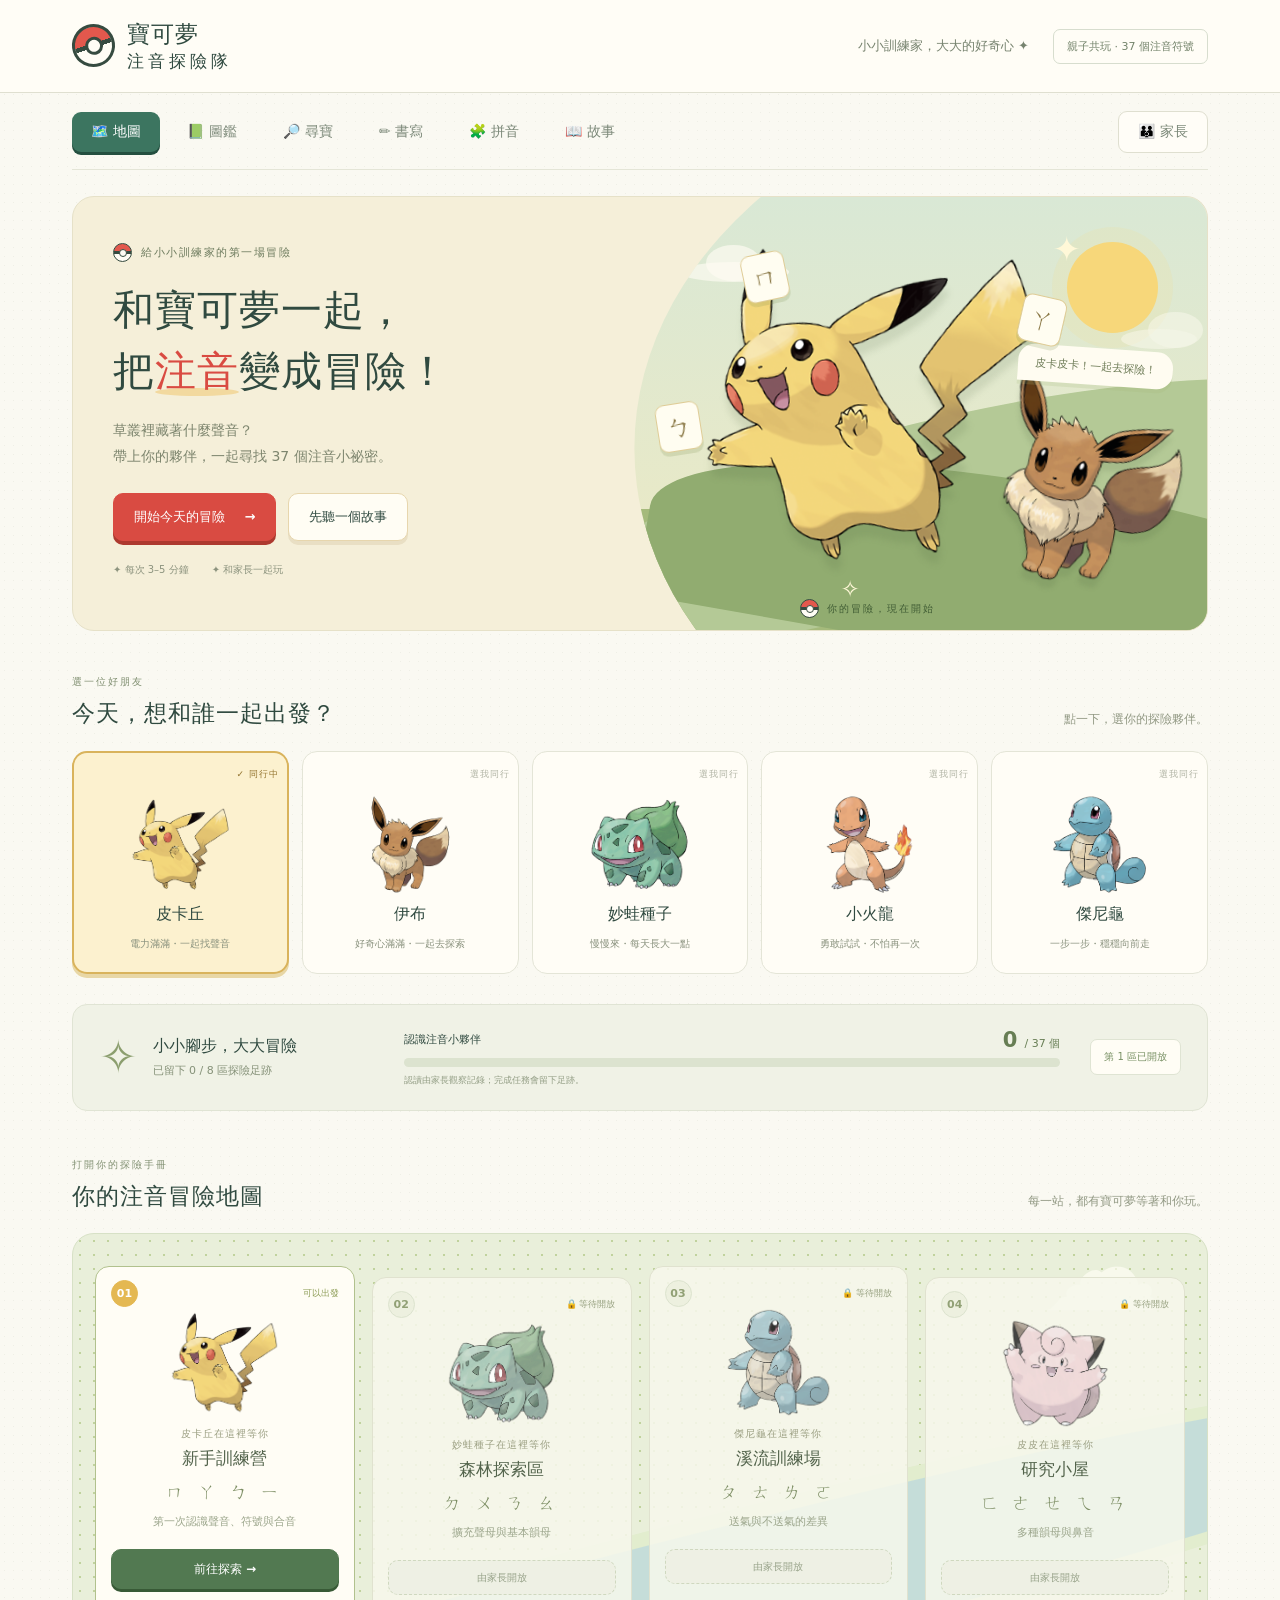
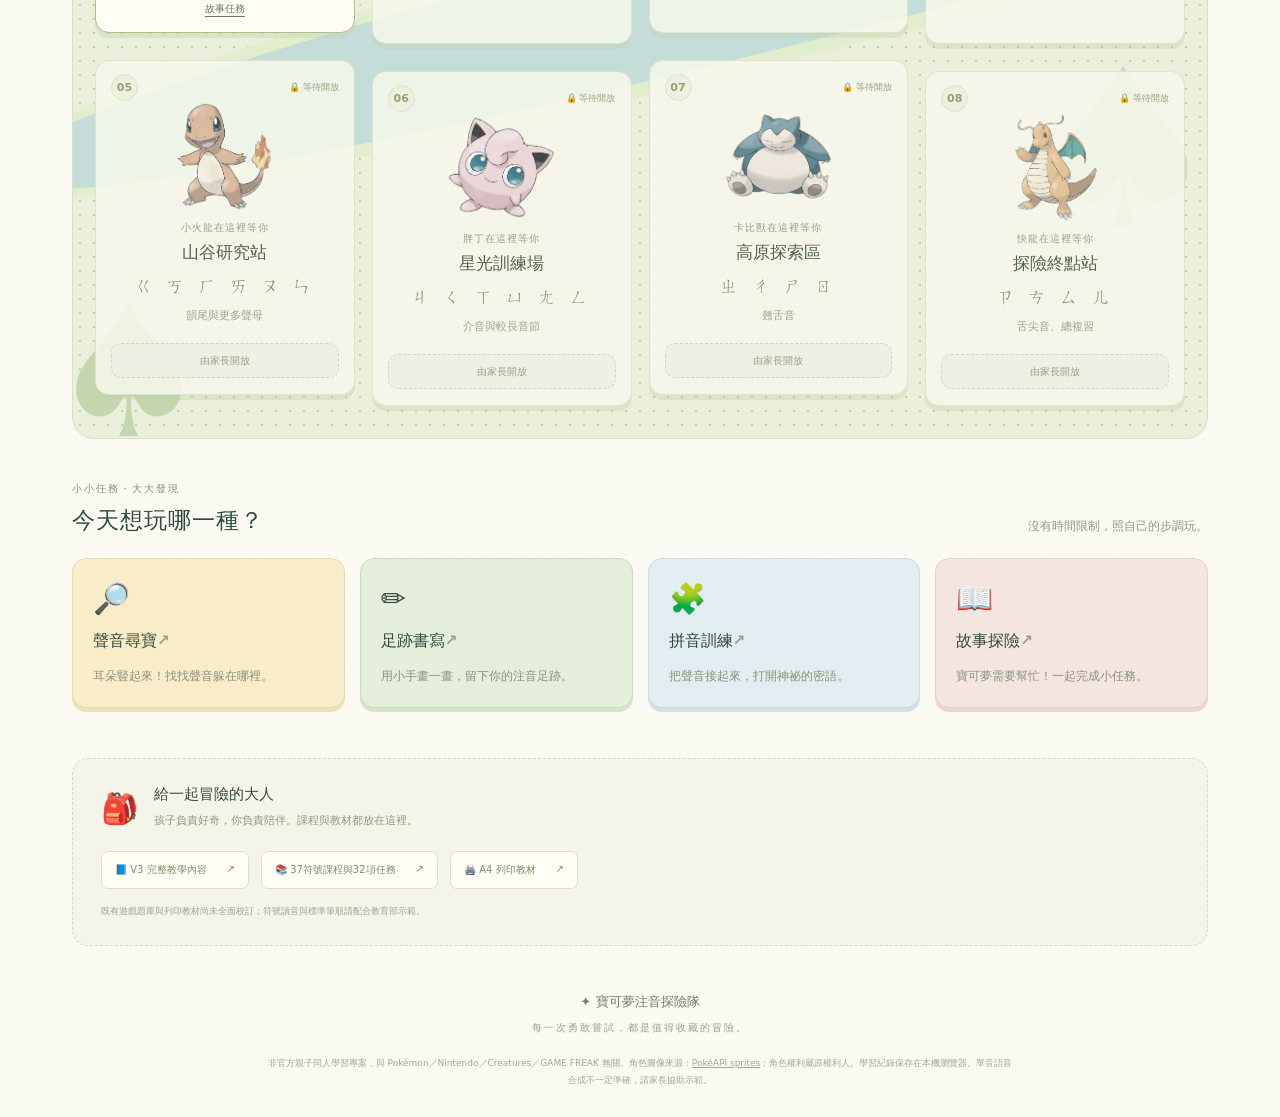
<file: index.html>
<!DOCTYPE html>
<html lang="zh-Hant">
<head>
  <meta charset="UTF-8">
  <meta name="viewport" content="width=device-width, initial-scale=1">
  <link rel="icon" href="./zhuyin_adventure_v3_content_review/assets/favicon.svg" type="image/svg+xml">
  <title>寶可夢注音探險隊</title>
  <meta http-equiv="refresh" content="0; url=./zhuyin_adventure_v3_content_review/">
</head>
<body>
  <p>正在進入注音探險隊...</p>
  <a href="./zhuyin_adventure_v3_content_review/">
    點這裡進入網站
  </a>
</body>
</html>
</file>
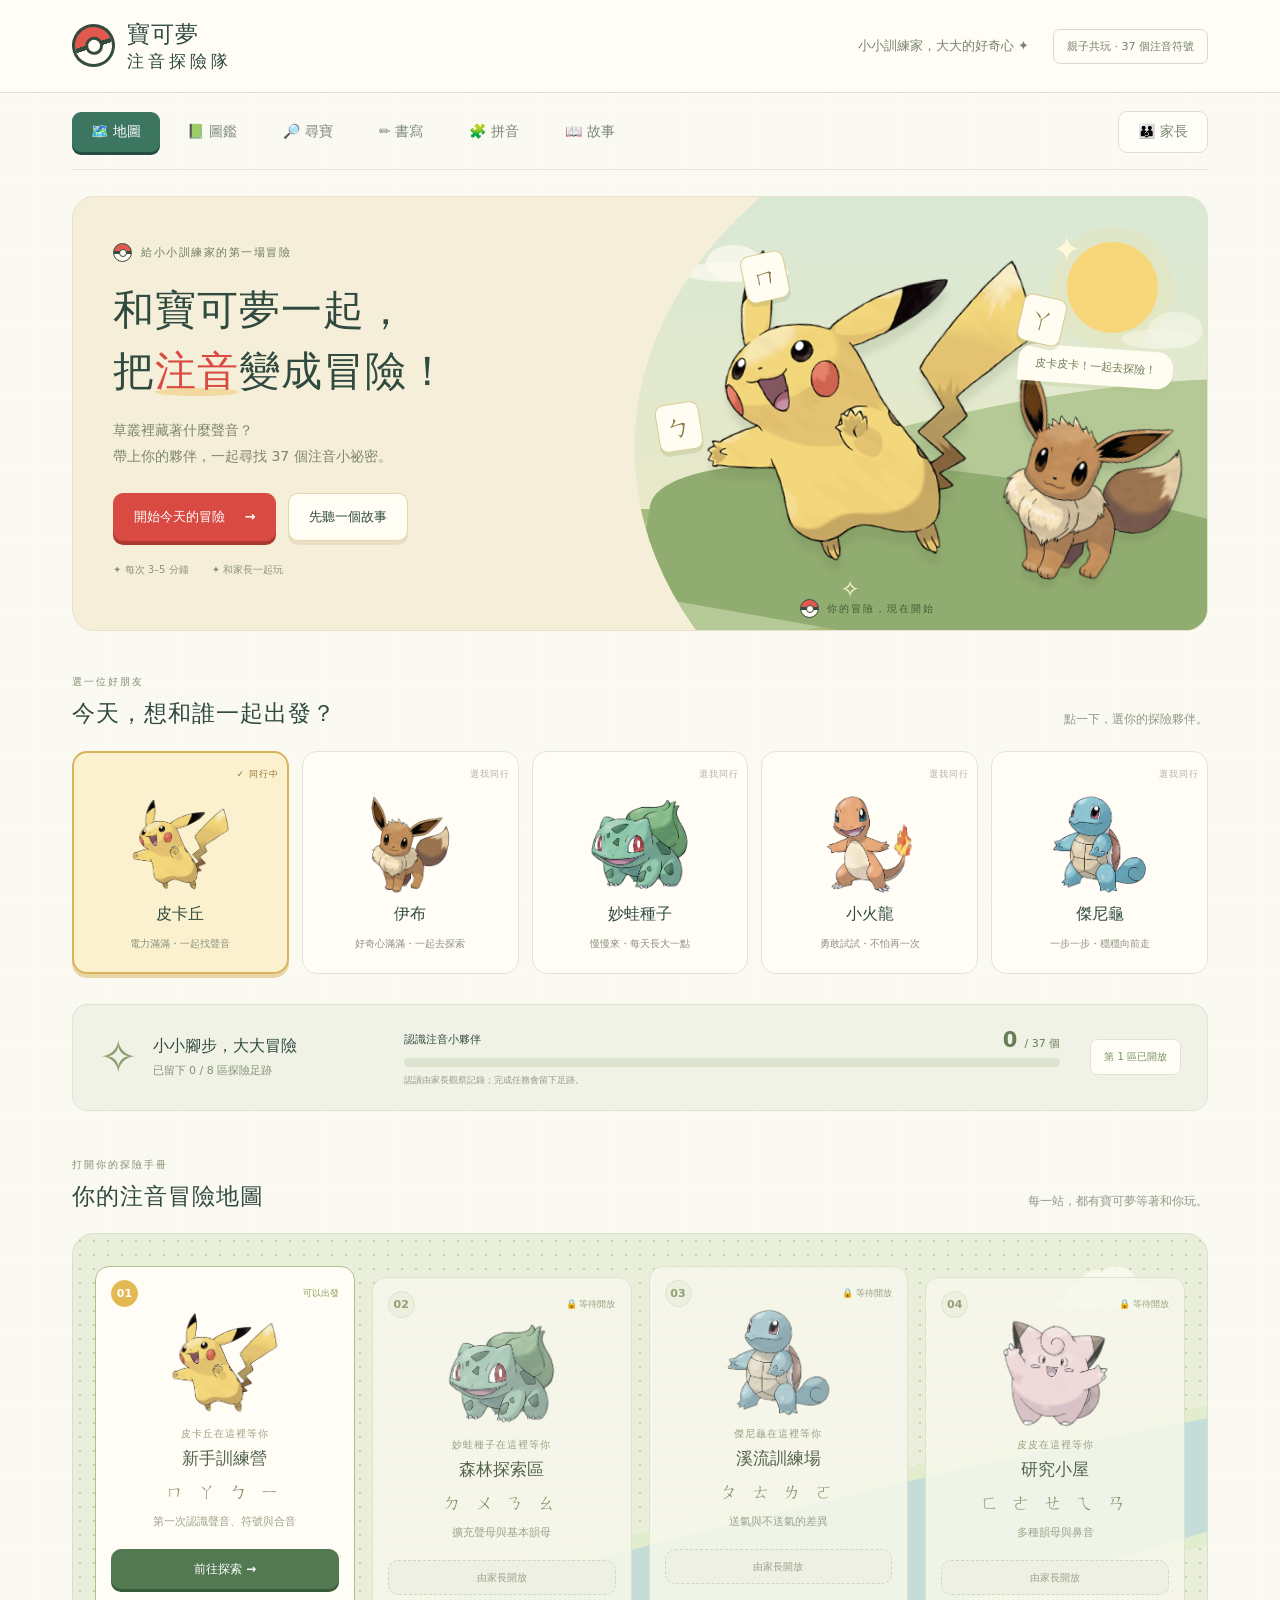
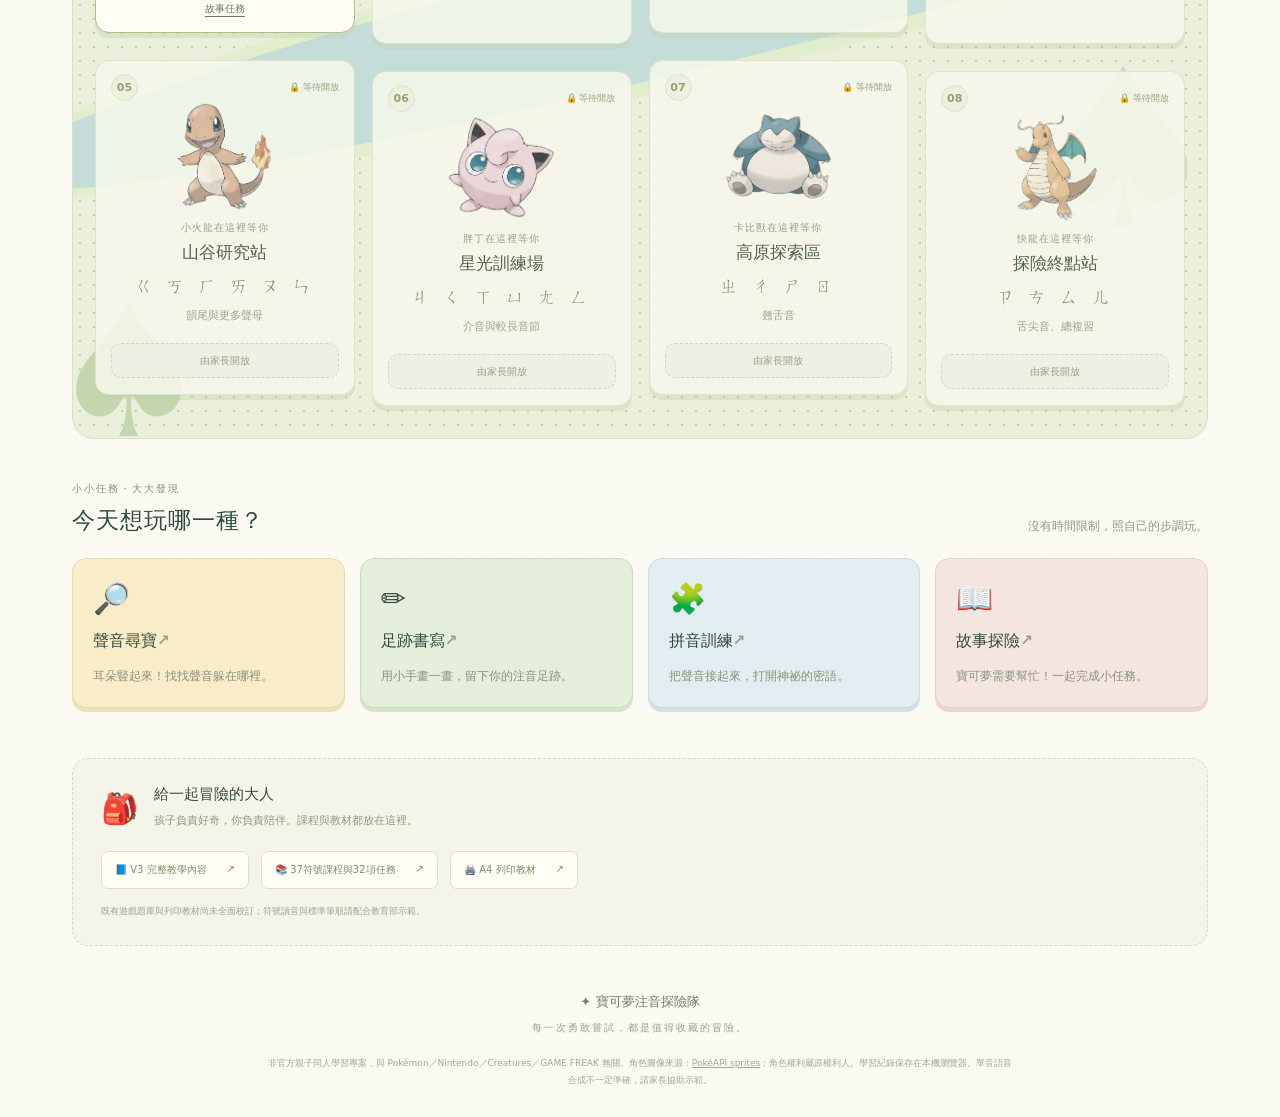
<file: zhuyin_adventure_v3_content_review/index.html>
<!doctype html>
<html lang="zh-Hant">
<head>
<meta charset="utf-8"><meta name="viewport" content="width=device-width, initial-scale=1"><meta name="theme-color" content="#e44b43">
<title>寶可夢注音探險隊｜和夥伴一起學注音</title>
<meta name="description" content="選一隻寶可夢當夥伴，探索八個注音區域！透過聲音尋寶、足跡書寫、拼音與親子故事，慢慢認識37個注音符號。">
<link rel="icon" href="assets/favicon.svg" type="image/svg+xml">
<link rel="stylesheet" href="assets/style.css?v=20261117-adventure">
</head>
<body>
<header class="top"><div class="shell top-inner"><a class="brand" href="index.html" aria-label="寶可夢注音探險隊首頁"><span class="brand-ball" aria-hidden="true"></span><span>寶可夢<span class="brand-sub">注音探險隊</span></span></a><span class="header-note">小小訓練家，大大的好奇心 ✦</span><span class="edition">親子共玩 · 37 個注音符號</span></div></header>
<div class="shell main-shell">
<nav class="nav" aria-label="主要功能"><button data-page="map" class="active">🗺️ 地圖</button><button data-page="symbols">📗 圖鑑</button><button data-page="quiz">🔎 尋寶</button><button data-page="write">✏️ 書寫</button><button data-page="blend">🧩 拼音</button><button data-page="story">📖 故事</button><button data-page="progress" class="parent-nav">👪 家長</button></nav>
<div id="status" role="status" aria-live="polite" class="status-toast"></div>
<main id="app"></main>
<aside class="parent-resources"><div><span aria-hidden="true">🎒</span><div><h2>給一起冒險的大人</h2><p>孩子負責好奇，你負責陪伴。課程與教材都放在這裡。</p></div></div><div class="resource-links"><a href="content_v3.html">📘 V3 完整教學內容 <span aria-hidden="true">↗</span></a><a href="curriculum.html">📚 37符號課程與32項任務 <span aria-hidden="true">↗</span></a><a href="printables/zhuyin_adventure_complete.pdf">🖨️ A4 列印教材 <span aria-hidden="true">↗</span></a></div><p class="resource-note">既有遊戲題庫與列印教材尚未全面校訂；符號讀音與標準筆順請配合教育部示範。</p></aside>
<footer><a class="footer-brand" href="index.html">✦ 寶可夢注音探險隊</a><p>每一次勇敢嘗試，都是值得收藏的冒險。</p><div class="footer-fine">非官方親子同人學習專案，與 Pokémon／Nintendo／Creatures／GAME FREAK 無關。角色圖像來源：<a href="https://github.com/PokeAPI/sprites" target="_blank" rel="noopener noreferrer">PokéAPI sprites</a>；角色權利屬原權利人。學習紀錄保存在本機瀏覽器。單音語音合成不一定準確，請家長協助示範。</div></footer>
</div><script src="assets/data.js"></script><script src="assets/app.js?v=20261117-adventure"></script>
</body></html>
</file>
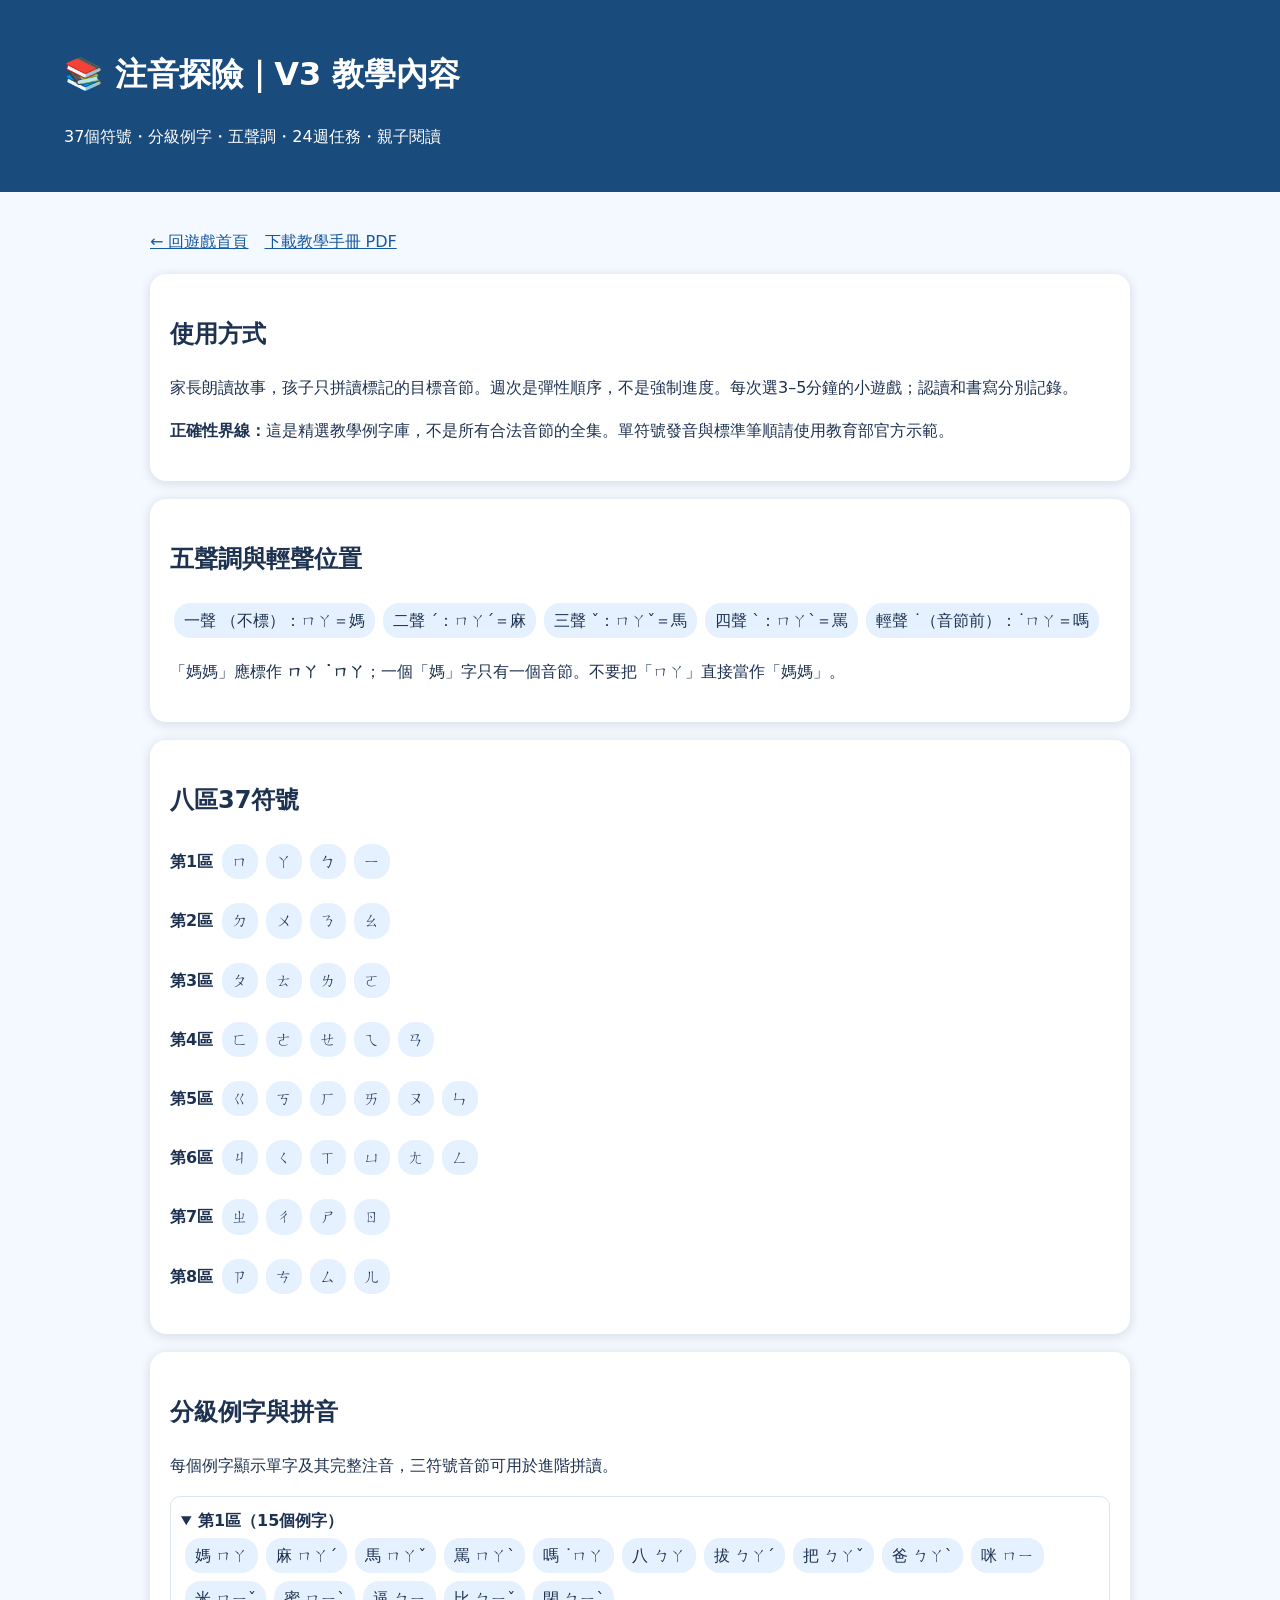
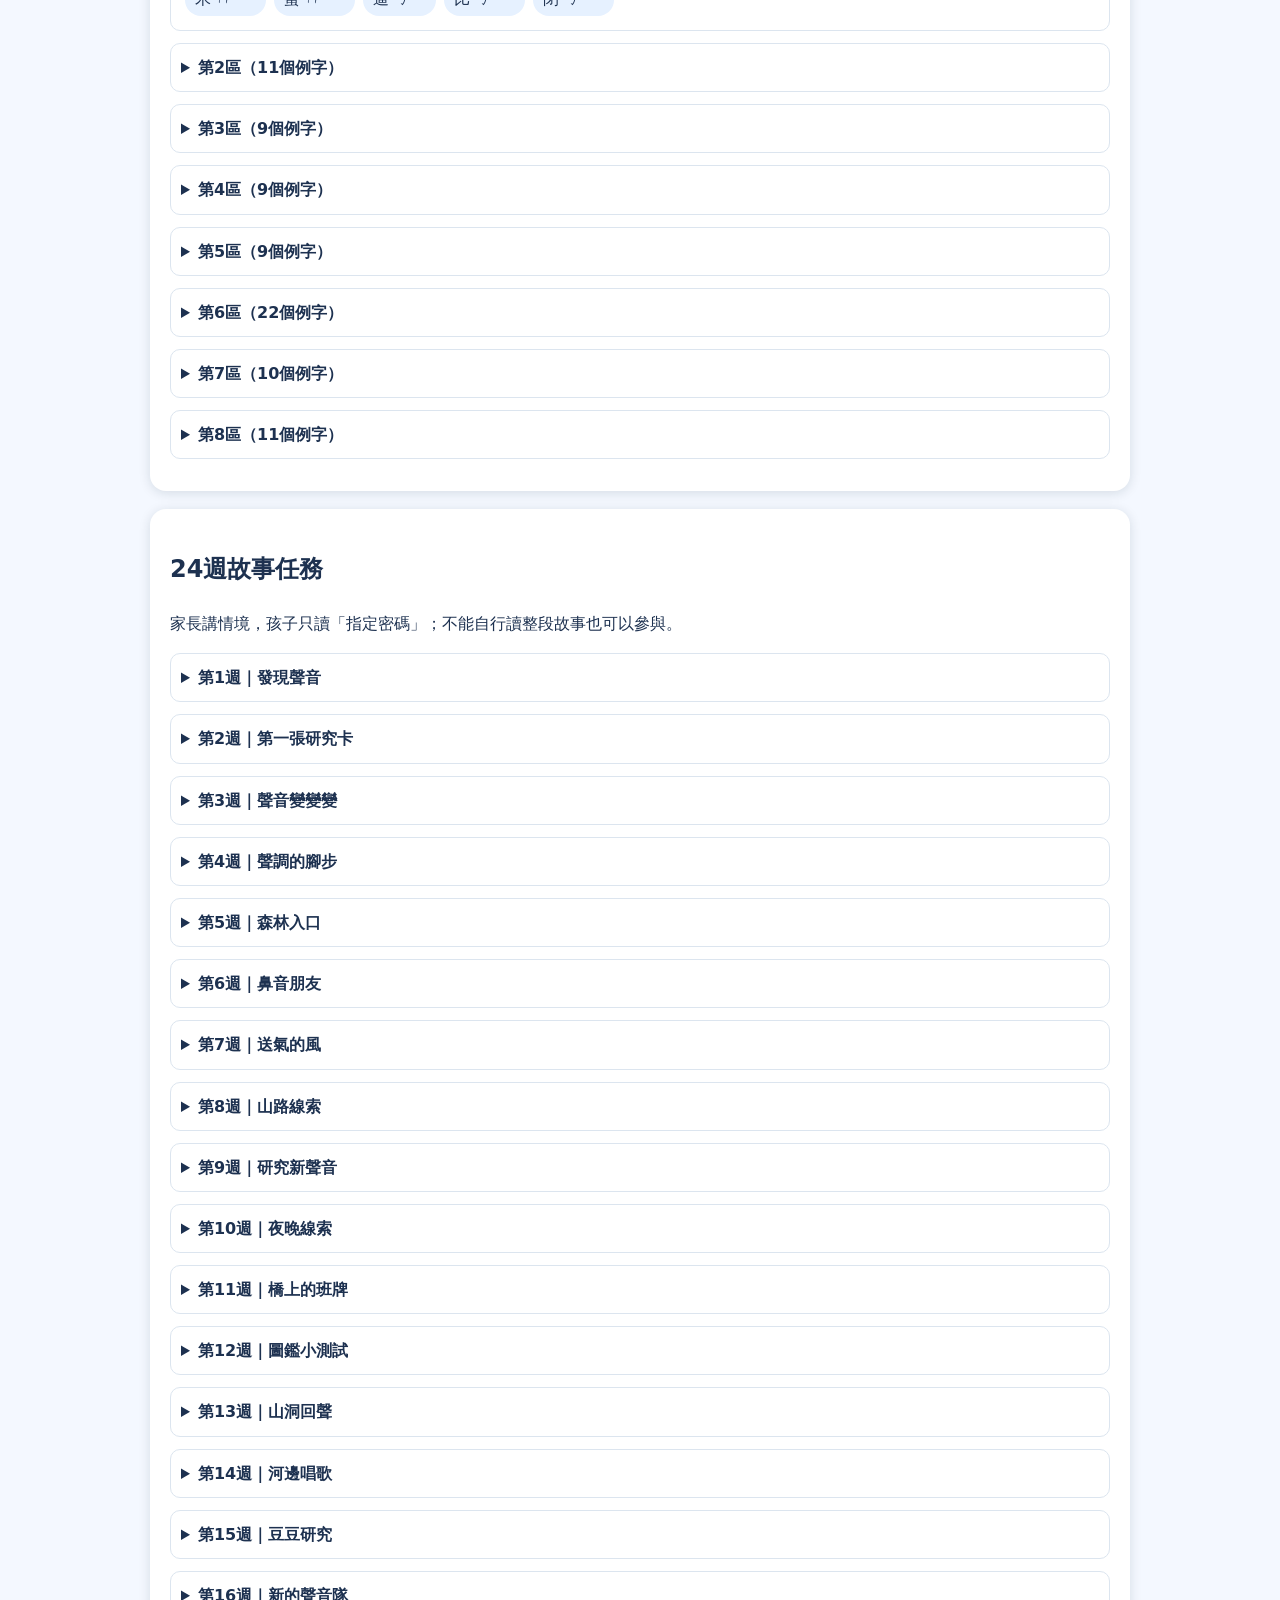
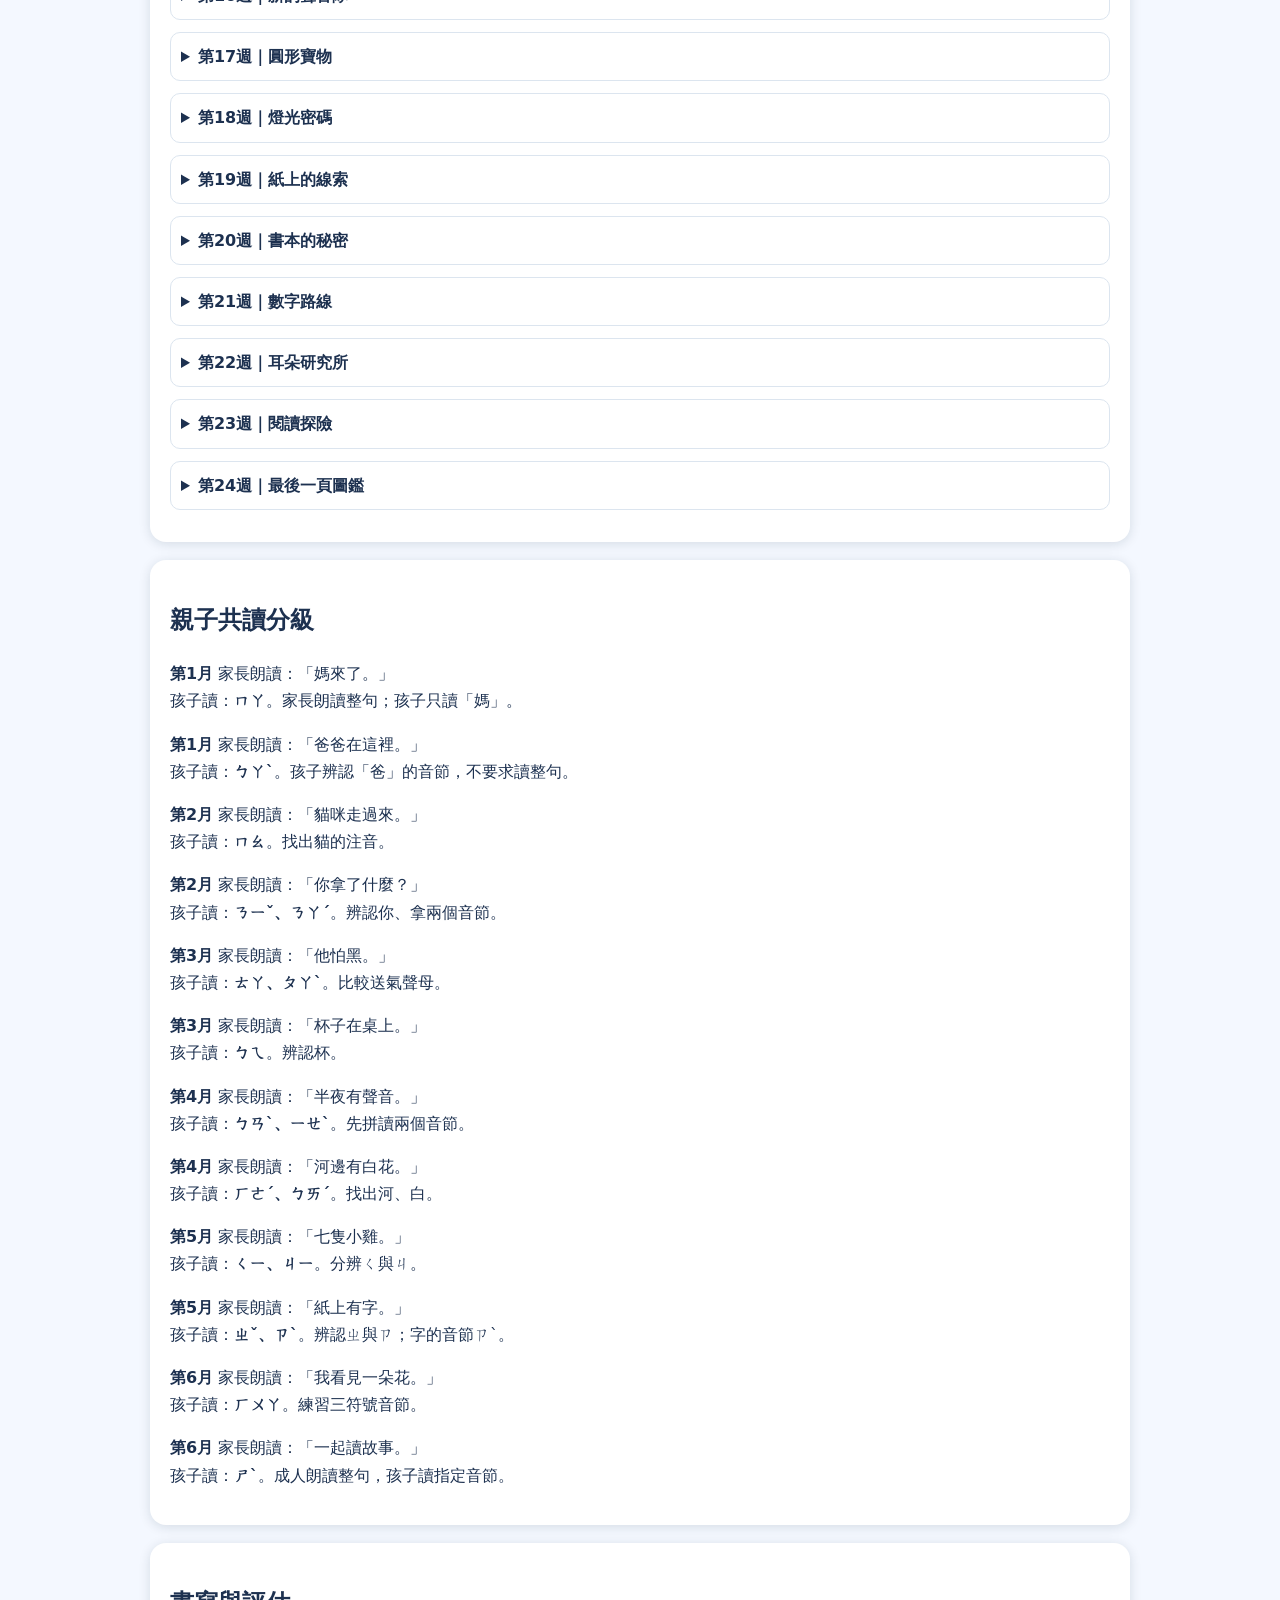
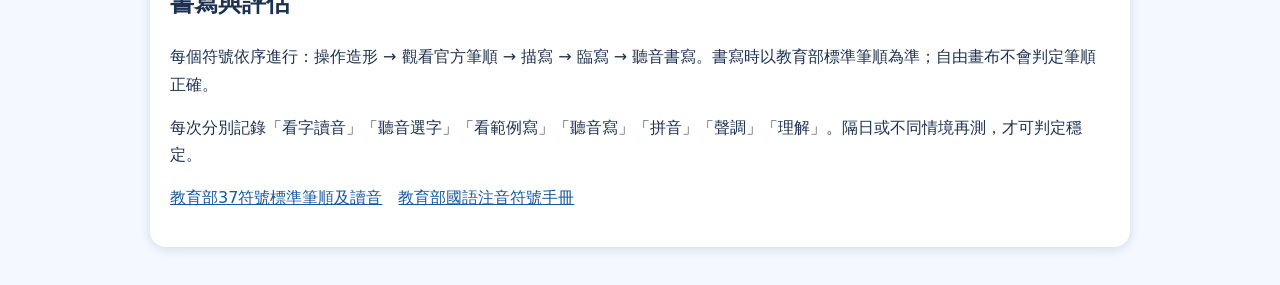
<file: zhuyin_adventure_v3_content_review/content_v3.html>
<!doctype html><html lang="zh-Hant"><head><meta charset="utf-8"><meta name="viewport" content="width=device-width,initial-scale=1"><title>注音探險｜V3完整教學內容</title><link rel="stylesheet" href="assets/content.css"><link rel="icon" href="assets/favicon.svg" type="image/svg+xml"></head><body><header><h1>📚 注音探險｜V3 教學內容</h1><p>37個符號・分級例字・五聲調・24週任務・親子閱讀</p></header><main><p><a href="index.html">← 回遊戲首頁</a>　<a href="printables/zhuyin_v3_content_guide.pdf">下載教學手冊 PDF</a></p><section><h2>使用方式</h2><p>家長朗讀故事，孩子只拼讀標記的目標音節。週次是彈性順序，不是強制進度。每次選3–5分鐘的小遊戲；認讀和書寫分別記錄。</p><p><strong>正確性界線：</strong>這是精選教學例字庫，不是所有合法音節的全集。單符號發音與標準筆順請使用教育部官方示範。</p></section><section><h2>五聲調與輕聲位置</h2><div id="tones"></div><p>「媽媽」應標作 <strong>ㄇㄚ ˙ㄇㄚ</strong>；一個「媽」字只有一個音節。不要把「ㄇㄚ」直接當作「媽媽」。</p></section><section><h2>八區37符號</h2><div id="groups"></div></section><section><h2>分級例字與拼音</h2><p>每個例字顯示單字及其完整注音，三符號音節可用於進階拼讀。</p><div id="examples"></div></section><section><h2>24週故事任務</h2><p>家長講情境，孩子只讀「指定密碼」；不能自行讀整段故事也可以參與。</p><div id="weeks"></div></section><section><h2>親子共讀分級</h2><div id="readings"></div></section><section><h2>書寫與評估</h2><p>每個符號依序進行：操作造形 → 觀看官方筆順 → 描寫 → 臨寫 → 聽音書寫。書寫時以教育部標準筆順為準；自由畫布不會判定筆順正確。</p><p>每次分別記錄「看字讀音」「聽音選字」「看範例寫」「聽音寫」「拼音」「聲調」「理解」。隔日或不同情境再測，才可判定穩定。</p><p><a href="https://stroke-order.learningweb.moe.edu.tw/phonetic.jsp" target="_blank" rel="noopener">教育部37符號標準筆順及讀音</a>　<a href="https://language.moe.gov.tw/001/Upload/files/site_content/M0001/juyin/html_ch/index.html" target="_blank" rel="noopener">教育部國語注音符號手冊</a></p></section></main><script src="verified_content.js"></script><script>
const d=window.ZV3;const el=id=>document.getElementById(id);const esc=s=>String(s).replace(/[&<>"']/g,c=>({'&':'&amp;','<':'&lt;','>':'&gt;','"':'&quot;',"'":'&#39;'}[c]));
el('tones').innerHTML=d.tone_rules.map(t=>`<span class="pill">${esc(t.tone)} ${esc(t.mark)}：${esc(t.example)}</span>`).join('');
el('groups').innerHTML=d.groups.map((g,i)=>`<p><strong>第${i+1}區</strong> ${g.map(x=>`<span class="pill">${esc(x)}</span>`).join('')}</p>`).join('');
el('examples').innerHTML=[1,2,3,4,5,6,7,8].map(n=>`<details ${n===1?'open':''}><summary>第${n}區（${d.curated_examples.filter(x=>x.stage===n).length}個例字）</summary><div>${d.curated_examples.filter(x=>x.stage===n).map(x=>`<span class="pill">${esc(x.character)} ${esc(x.zhuyin)}</span>`).join('')}</div></details>`).join('');
el('weeks').innerHTML=d.weekly_missions.map(w=>`<details><summary>第${w.week}週｜${esc(w.title)}</summary><p>本週重點：${esc(w.focus)}</p><p>家長故事：${esc(w.parent_story)}</p><p>孩子讀：<strong>${esc(w.child_read)}</strong></p><p>遊戲：${esc(w.mission)}</p><p>書寫：${esc(w.write)}</p><p class="muted">觀察：${esc(w.assessment)}</p></details>`).join('');
el('readings').innerHTML=d.reading_prompts.map(r=>`<p><b>第${r.month}月</b> 家長朗讀：「${esc(r.sentence)}」<br>孩子讀：<b>${esc(r.child_targets)}</b>。${esc(r.note)}</p>`).join('');
</script></body></html>
</file>
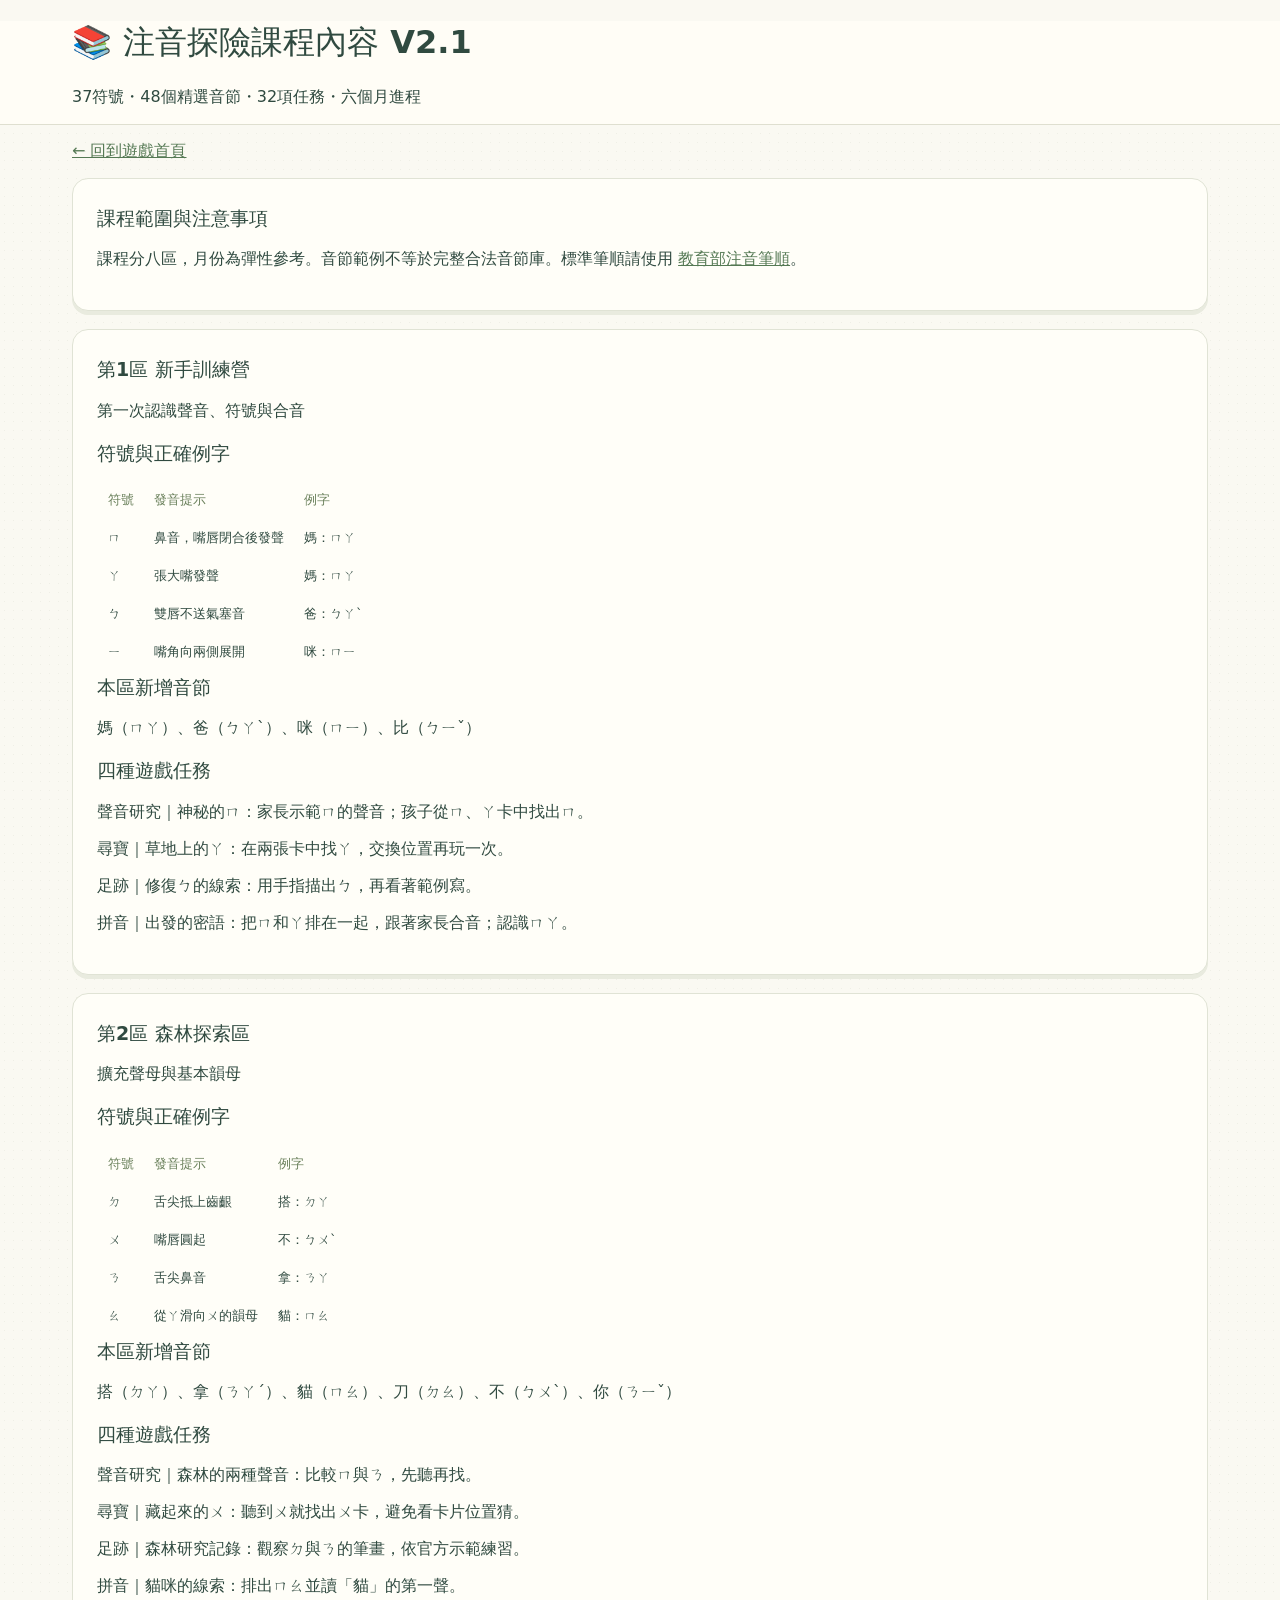
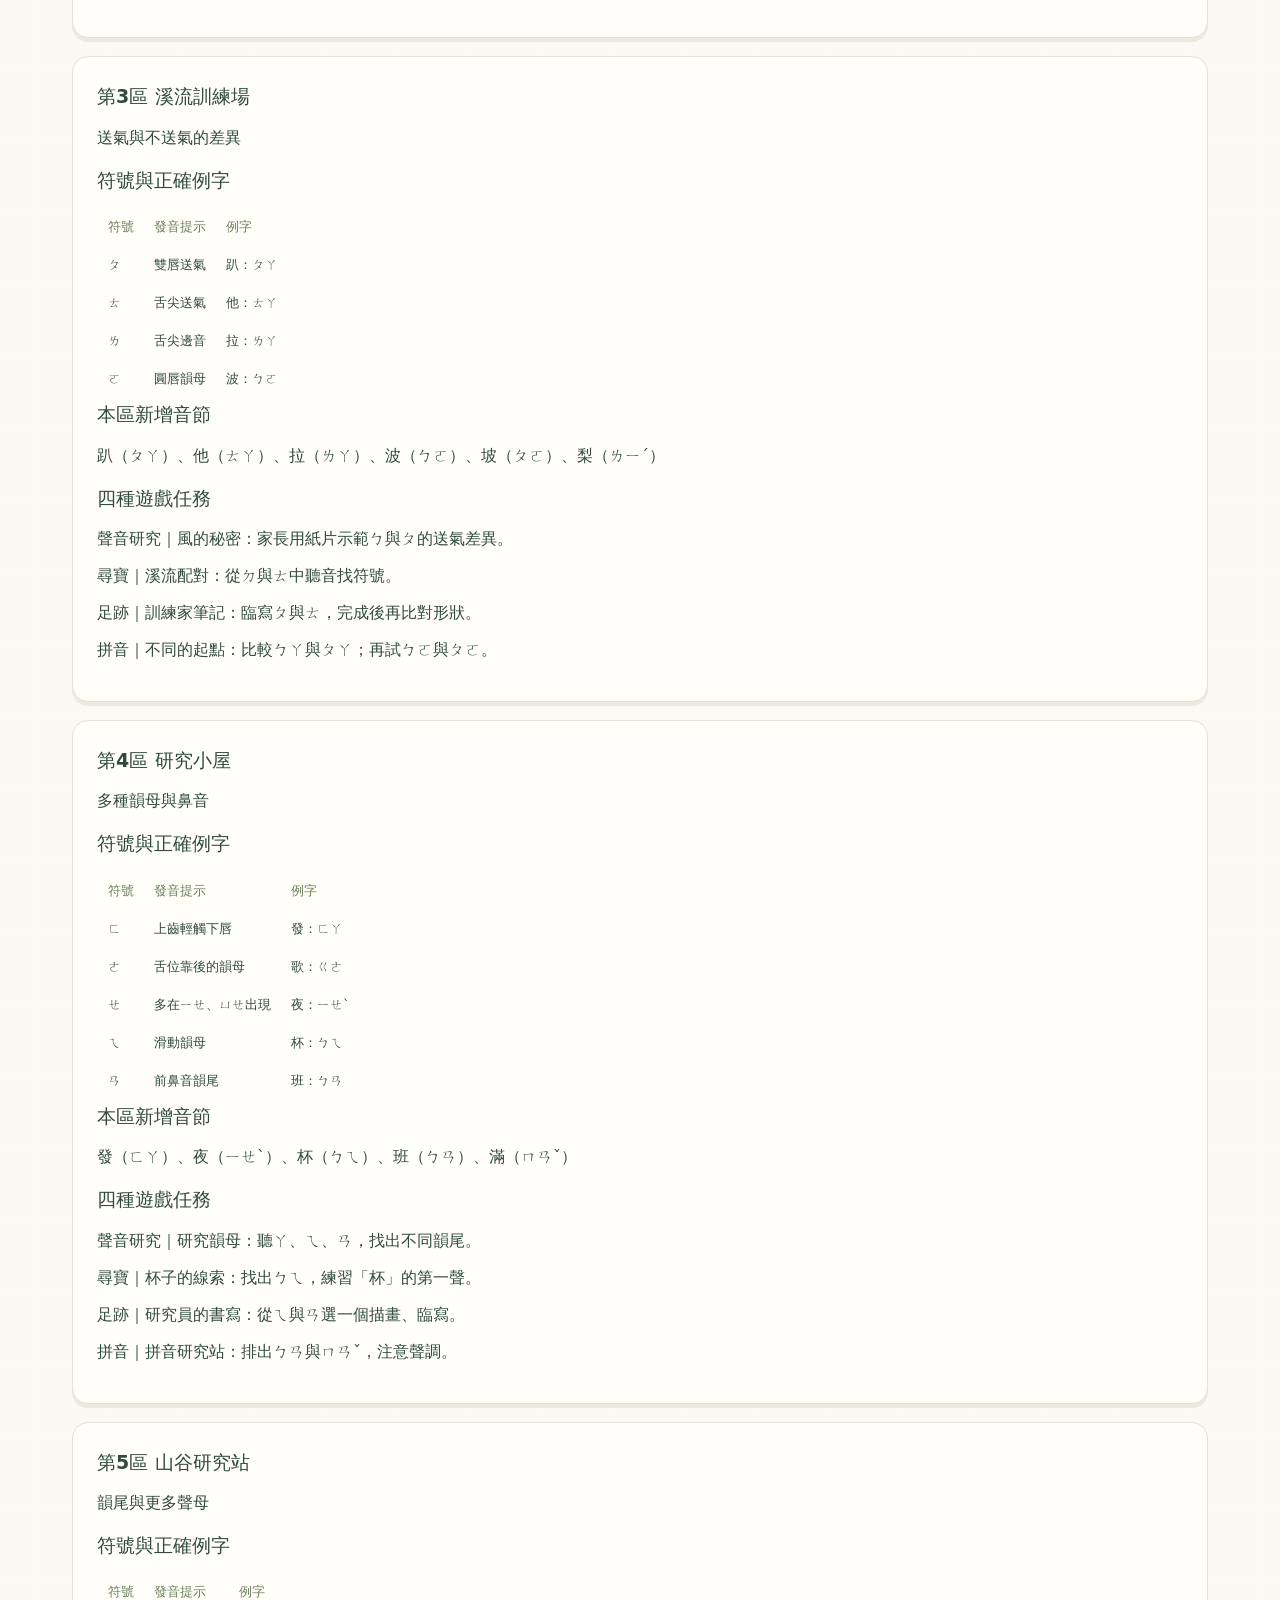
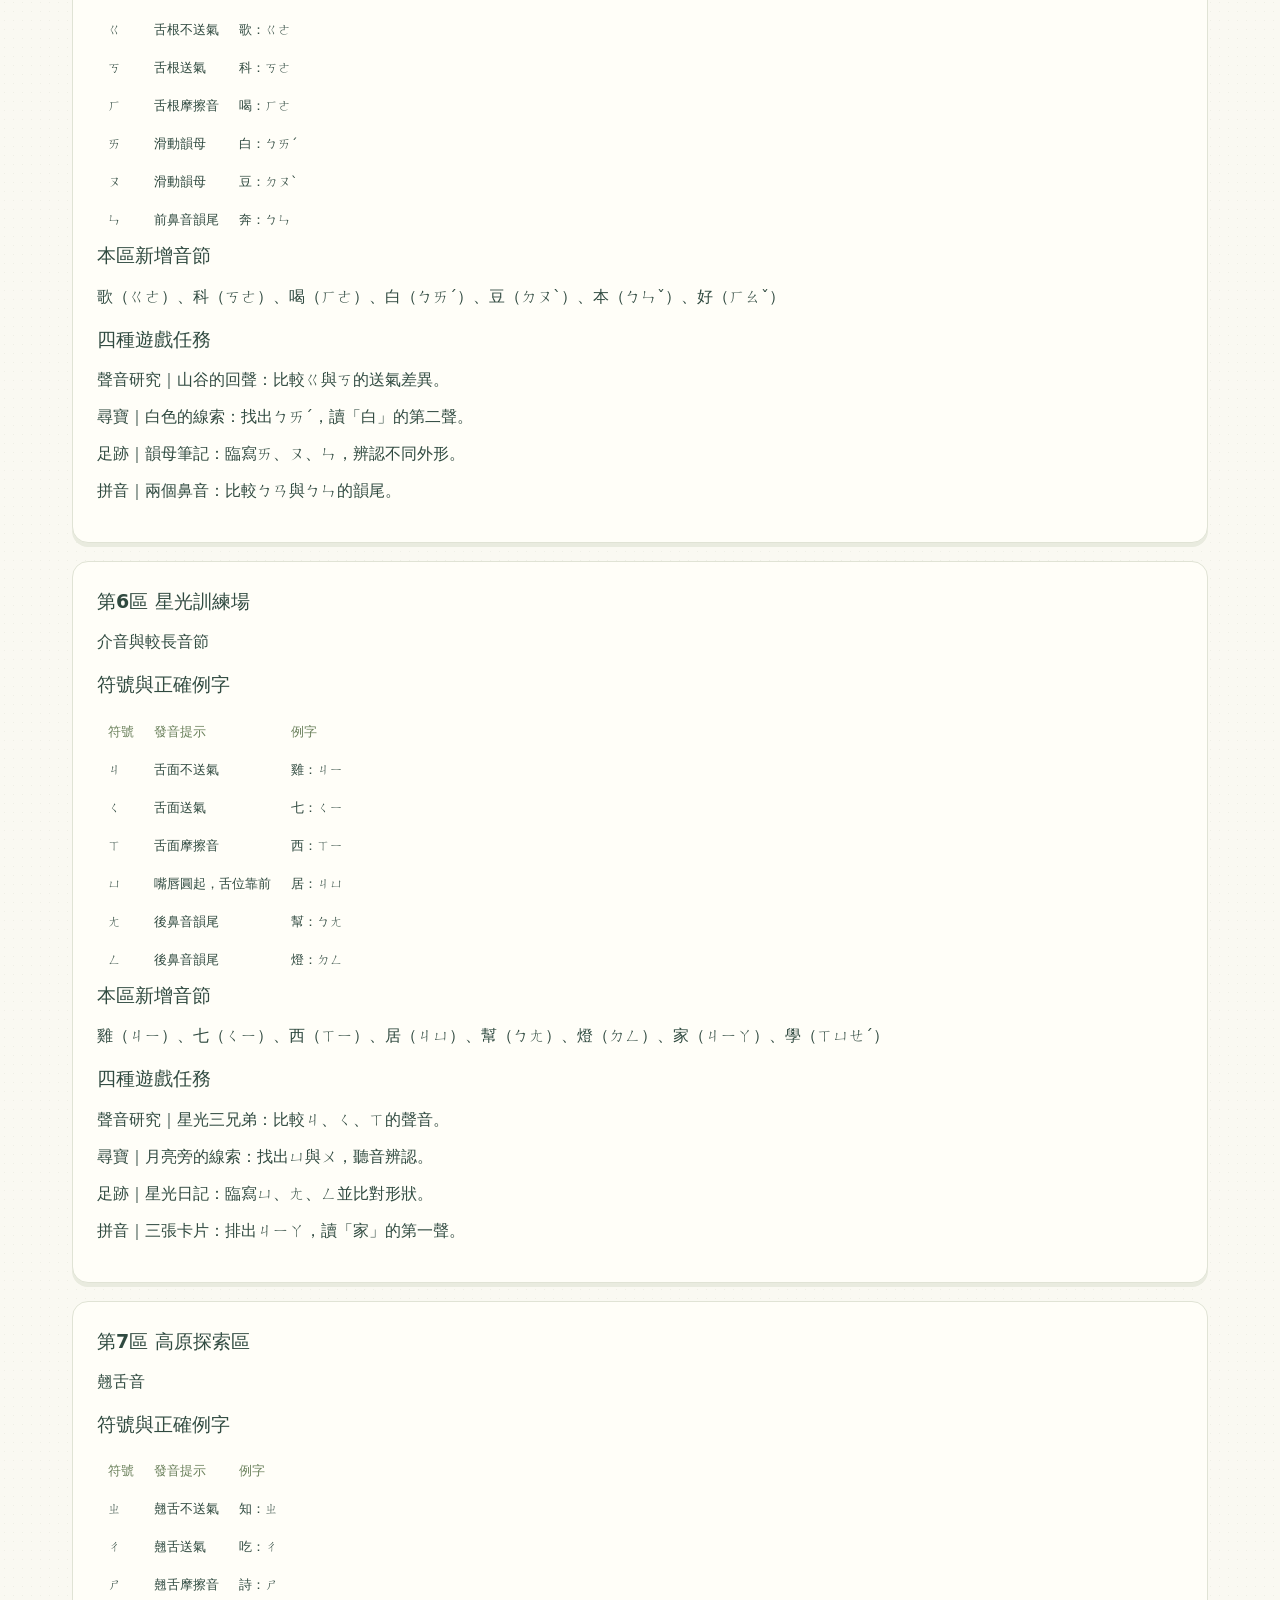
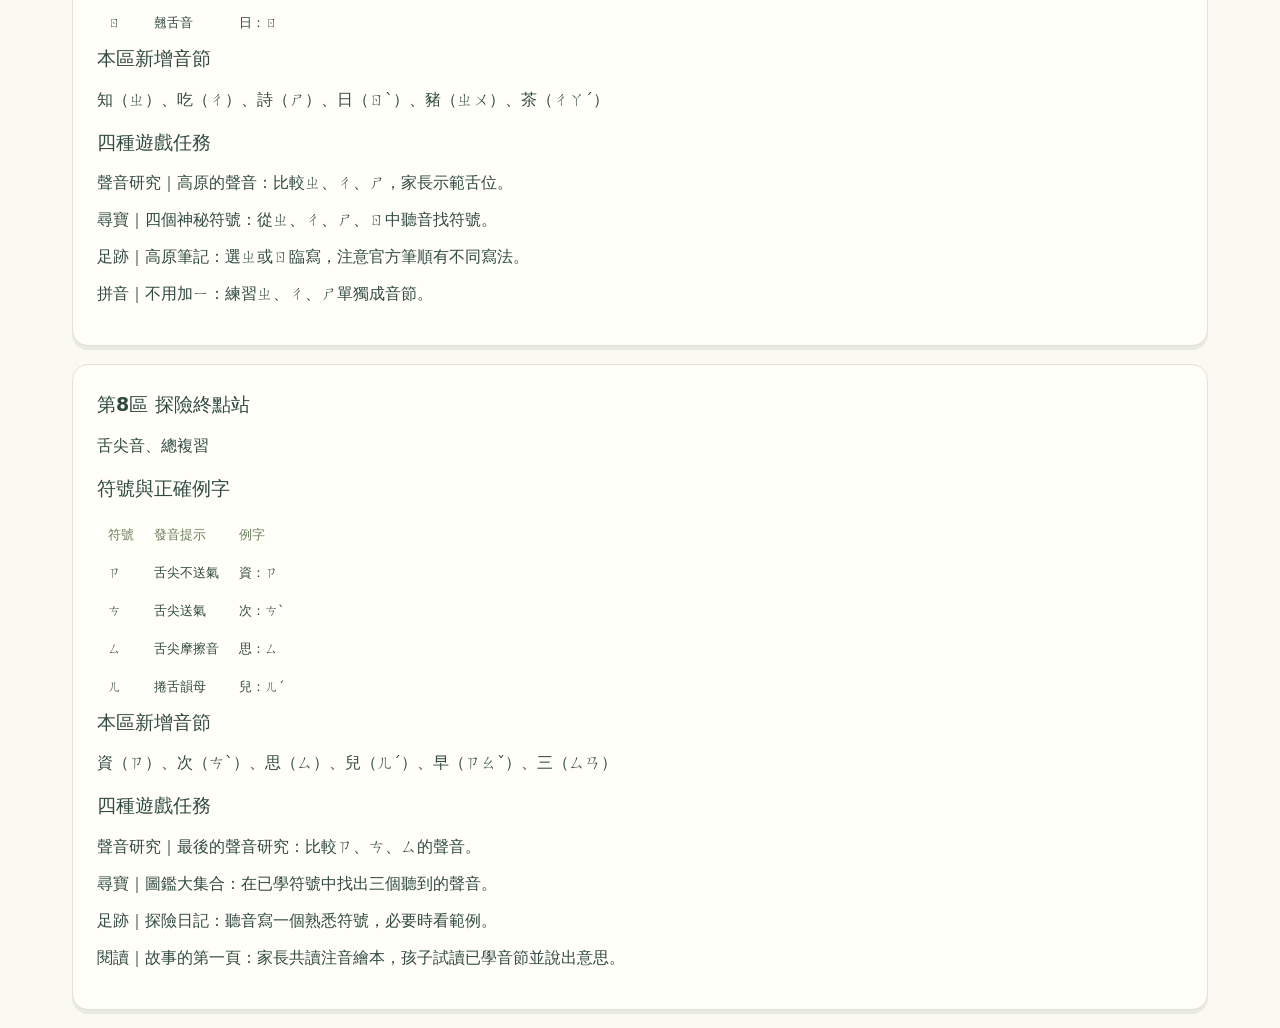
<file: zhuyin_adventure_v3_content_review/curriculum.html>
<!doctype html><html lang="zh-Hant"><head><meta charset="utf-8"><meta name="viewport" content="width=device-width,initial-scale=1"><title>注音探險｜完整課程內容</title><link rel="stylesheet" href="assets/style.css"><link rel="icon" href="assets/favicon.svg" type="image/svg+xml"></head><body><header class="top"><div class="shell"><h1>📚 注音探險課程內容 V2.1</h1><p>37符號・48個精選音節・32項任務・六個月進程</p></div></header><main class="shell"><p><a href="index.html">← 回到遊戲首頁</a></p><section class="card"><h2>課程範圍與注意事項</h2><p>課程分八區，月份為彈性參考。音節範例不等於完整合法音節庫。標準筆順請使用 <a href="https://stroke-order.learningweb.moe.edu.tw/phonetic.jsp" target="_blank" rel="noopener">教育部注音筆順</a>。</p></section><div id="content"></div></main><script src="assets/data.js"></script><script>const D=window.ZDATA;const e=document.getElementById('content');const safe=s=>String(s).replace(/[&<>"']/g,c=>({'&':'&amp;','<':'&lt;','>':'&gt;','"':'&quot;',"'":'&#39;'}[c]));D.groups.forEach((g,i)=>{const es=D.entries.filter(x=>g.symbols.split(' ').includes(x[0]));const sy=D.syllables.filter(x=>x[3]===i+1);const ms=D.missions.filter(x=>x.g===i+1);const sec=document.createElement('section');sec.className='card';sec.innerHTML=`<h2>第${i+1}區 ${safe(g.name)}</h2><p>${safe(g.desc)}</p><h3>符號與正確例字</h3><div style="overflow:auto"><table><thead><tr><th>符號</th><th>發音提示</th><th>例字</th></tr></thead><tbody>${es.map(x=>`<tr><td>${safe(x[0])}</td><td>${safe(x[2])}</td><td>${safe(x[4])}：${safe(x[3])}</td></tr>`).join('')}</tbody></table></div><h3>本區新增音節</h3><p>${sy.map(x=>`${safe(x[1])}（${safe(x[0])}）`).join('、')}</p><h3>四種遊戲任務</h3>${ms.map(m=>`<p><b>${safe(m.kind)}｜${safe(m.title)}</b>：${safe(m.text)}</p>`).join('')}`;e.appendChild(sec)});</script></body></html>
</file>
<file: zhuyin_adventure_v3_content_review/assets/style.css>
:root{font-family:ui-rounded,'Arial Rounded MT Bold','PingFang TC','Microsoft JhengHei',system-ui,sans-serif;color:#304a40;background:#faf9f2;font-synthesis:none;--ink:#304a40;--red:#d94b42;--green:#3c7560;--cream:#faf9f2}*{box-sizing:border-box}body{margin:0;background-image:radial-gradient(#a5ae9220 .8px,transparent .8px);background-size:9px 9px}button,input,select{font:inherit}button{cursor:pointer}button,a{-webkit-tap-highlight-color:transparent}button:focus-visible,a:focus-visible,select:focus-visible{outline:3px solid #236fbd;outline-offset:4px}button{transition:transform .18s,box-shadow .18s,background .18s}button:hover{transform:translateY(-2px)}button:active{transform:translateY(1px)}.shell{max-width:1200px;margin:auto;padding:0 32px}.top{border-bottom:1px solid #dfdfd0;background:#fffdf6}.top-inner{min-height:92px;display:flex;align-items:center;gap:24px}.brand{text-decoration:none;color:var(--ink);display:flex;align-items:center;gap:12px;font-size:23px;line-height:1.15;font-weight:900;letter-spacing:1px}.brand-sub{display:block;font-size:17px;letter-spacing:4px;margin-top:5px}.brand-ball,.tiny-ball{display:inline-block;border-radius:50%;background:linear-gradient(to bottom,#e3584d 0 44%,#364b40 44% 56%,#fffdf5 56%);border:3px solid #364b40;position:relative;flex-shrink:0}.brand-ball{width:43px;height:43px;transform:rotate(-18deg)}.brand-ball:after,.tiny-ball:after{content:'';position:absolute;top:50%;left:50%;transform:translate(-50%,-50%);width:12px;height:12px;border:3px solid #364b40;border-radius:50%;background:#fffdf5}.tiny-ball{width:19px;height:19px;border-width:1.5px;vertical-align:middle}.tiny-ball:after{width:6px;height:6px;border-width:1.5px}.header-note{font-size:13px;color:#77836f;margin-left:auto}.edition{font-size:11px;border:1px solid #d7ddce;padding:9px 13px;border-radius:7px;color:#73836a}.nav{display:flex;align-items:center;gap:8px;margin:18px 0 26px;border-bottom:1px solid #e4e5d7;padding:0 0 16px}.nav button{border:0;background:transparent;color:#7b8878;padding:11px 19px;font-size:14px;font-weight:700;border-radius:9px}.nav button.active{background:var(--green);color:white;box-shadow:0 3px 0 #244f40}.nav .parent-nav{margin-left:auto;border:1px solid #dfdfd0;background:#fffdf7}.btn{border:1px solid #d9dfd0;border-radius:10px;background:#fffdf7;color:var(--ink);padding:12px 18px;font-weight:800;font-size:14px;box-shadow:0 3px 0 #deded2;line-height:1.5}.btn.primary{background:var(--red);border-color:var(--red);color:#fff;box-shadow:0 4px 0 #ad392f}.btn.soft{background:#fffdf4;border-color:#e7d6ad;box-shadow:0 4px 0 #e9dfc4}.btn:disabled{opacity:.45;cursor:default}.text-button,.btn.text-button{background:transparent;border:0;box-shadow:none;color:#687b62;padding:10px 5px;font-size:12px;font-weight:700;text-decoration:underline;text-underline-offset:4px}.adventure-hero{display:grid;grid-template-columns:1fr 1.02fr;border:1px solid #e6e1c8;background:#f5efd9;overflow:hidden;border-radius:22px;min-height:435px;position:relative}.hero-copy{padding:46px 0 35px 40px;position:relative;z-index:2}.eyebrow{display:flex;align-items:center;gap:9px;font-size:10px;letter-spacing:2px;font-weight:800;color:#819072}.hero-copy .eyebrow{font-size:11px;letter-spacing:1.5px;color:#6d7b5e}.hero-copy h2{font-size:clamp(30px,3.2vw,43px);letter-spacing:1px;line-height:1.5;margin:18px 0 14px;font-weight:900}.hero-copy h2>span{color:var(--red);position:relative}.hero-copy h2>span:after{content:'';position:absolute;height:8px;border-radius:50%;background:#edbf5c77;bottom:-1px;left:0;right:0;z-index:-1}.hero-copy p{color:#7d856e;font-size:14px;line-height:1.9}.hero-actions{display:flex;gap:12px;margin-top:23px;flex-wrap:wrap}.hero-actions .btn{font-size:13px;padding:13px 20px}.hero-actions .primary span{margin-left:15px}.hero-note{display:flex;gap:23px;font-size:10px;color:#8c937e;margin-top:22px}.hero-scene{position:relative;min-width:0;isolation:isolate;background:linear-gradient(180deg,#d9e8d5 0%,#e8e9c8 72%,#a5ba7b 72%);overflow:hidden;clip-path:ellipse(89% 88% at 89% 58%)}.sun{width:91px;height:91px;border-radius:50%;background:#f7d77a;position:absolute;right:49px;top:45px;box-shadow:0 0 0 15px #f7d77a22}.cloud{position:absolute;background:#fffdf4aa;height:20px;width:110px;border-radius:100%;top:65px;left:45px}.cloud:before{content:'';position:absolute;background:inherit;width:55px;height:36px;top:-17px;left:27px;border-radius:50%}.cloud-two{width:76px;top:132px;left:auto;right:10px;opacity:.65}.hill{position:absolute;z-index:-1;border-radius:50% 50% 0 0;width:140%;height:180px;background:#b4c996;bottom:40px;left:-50px;transform:rotate(-12deg)}.hill-front{background:#91ac70;bottom:-35px;left:10px;transform:rotate(10deg)}.hero-pokemon{position:absolute;width:65%;height:auto;object-fit:contain;bottom:44px;left:9%;filter:drop-shadow(0 12px 3px #4a613922);transform:rotate(-5deg);animation:bob 4s ease-in-out infinite}.hero-friend{position:absolute;width:41%;height:auto;right:-4px;bottom:34px;filter:drop-shadow(0 9px 2px #4a613922);transform:rotate(9deg)}.speech-bubble{position:absolute;right:34px;top:151px;padding:11px 17px;border-radius:16px 16px 16px 0;font-size:11px;font-weight:800;color:#6e7c57;background:#fffcf1;box-shadow:0 4px 0 #a5b97a33;transform:rotate(4deg)}.floating-symbol{position:absolute;width:44px;height:48px;display:grid;place-items:center;font-size:25px;background:#fffdf1;border:1.5px solid #dfcc96;border-radius:9px;color:#887643;box-shadow:0 4px 0 #7e925133;z-index:2}.float-a{left:19%;top:56px;transform:rotate(-12deg)}.float-b{right:25%;top:99px;transform:rotate(13deg)}.float-c{left:4%;top:206px;transform:rotate(-9deg)}.scene-spark{position:absolute;font-size:34px;color:#fff8d8}.spark-one{right:22%;top:32px}.spark-two{left:36%;bottom:28px;font-size:23px}.scene-caption{position:absolute;bottom:12px;left:29%;font-size:10px;letter-spacing:2px;color:#415d35;display:flex;align-items:center;gap:8px}.section-heading{display:flex;align-items:flex-end;justify-content:space-between;gap:20px;margin-bottom:20px}.section-heading h2{font-size:23px;letter-spacing:1px;line-height:1.5;margin:7px 0 0;font-weight:850}.section-heading>p{color:#929984;font-size:12px;margin:0 0 3px}.buddy-section{margin:44px 0 28px}.buddy-list{display:grid;grid-template-columns:repeat(5,1fr);gap:13px}.buddy-card{border:1.5px solid #e4e5d7;background:#fffdf6;border-radius:15px;padding:15px 8px 20px;text-align:center;position:relative;color:var(--ink)}.buddy-card .poke-art{width:105px;height:105px;object-fit:contain;margin:9px auto 7px;display:block;transition:transform .2s}.buddy-card:hover .poke-art{transform:translateY(-6px) rotate(-4deg)}.buddy-card.selected{border:2px solid #d9b35c;background:#fcf1cf;box-shadow:0 4px 0 #e8d7a6}.buddy-card.green.selected{border-color:#89ad78;background:#e6f0da;box-shadow:0 4px 0 #c7d8b8}.buddy-card.orange.selected{border-color:#e29b73;background:#fbe8d9;box-shadow:0 4px 0 #e8c5ac}.buddy-card.blue.selected{border-color:#82b5c2;background:#e2f1ef;box-shadow:0 4px 0 #c6dddf}.buddy-card.sand.selected{border-color:#bd9870;background:#f3e7d4;box-shadow:0 4px 0 #deceb9}.buddy-check{display:block;text-align:right;font-size:9px;letter-spacing:1px;color:#b1b4a4;min-height:15px}.selected .buddy-check{color:#947530}.buddy-card b{display:block;font-size:16px;margin-bottom:7px}.buddy-card>span:last-child{font-size:9px;color:#8a927e;line-height:1.6}.journey-summary{border:1px solid #e0e4d4;border-radius:15px;background:#f0f2e6;display:flex;align-items:center;gap:30px;padding:23px 26px;margin:30px 0 47px}.progress-title{display:flex;align-items:center;gap:15px;min-width:275px}.compass-icon{font-size:46px;color:#8b9e6e;line-height:1}.progress-title h2{font-size:16px;margin:0 0 6px}.progress-title p{font-size:11px;margin:0;color:#859178}.journey-meter{flex:1}.journey-meter .flex{font-size:11px}.journey-meter .flex>span{font-size:21px;font-weight:800;color:#677e54}.journey-meter small{font-size:11px;font-weight:400}.journey-meter p{font-size:9px;color:#939e85;margin:7px 0 0}.progress{height:9px;border-radius:999px;background:#dce3cf;overflow:hidden;margin-top:6px}.progress>div{height:100%;background:#89a46b;transition:width .2s}.stage-tag{font-size:10px;white-space:nowrap;background:#fffdf5;color:#789063;border-radius:7px;padding:10px 13px;border:1px solid #dfe4d3}.world-map{padding:32px 22px;background:#e9efda;border:1px solid #d7e1c6;border-radius:22px;position:relative;overflow:hidden;isolation:isolate}.world-map:before{content:'';position:absolute;inset:0;background-image:radial-gradient(#c0d29d 1px,transparent 1px);background-size:14px 14px;z-index:-3}.map-river{width:140%;height:160px;left:-10%;top:34%;position:absolute;background:#c5ddd9;border:14px solid #e2edce;transform:rotate(-14deg);border-radius:47%;z-index:-2}.map-cloud{position:absolute;top:-35px;right:45px;font-size:120px;color:#fffdf4aa;z-index:-1}.map-tree{position:absolute;font-size:180px;color:#c5d6ae;z-index:-1;bottom:-40px;left:-25px}.tree-two{right:-15px;left:auto;bottom:160px;font-size:220px;color:#cdddb9}.zone-grid{display:grid;grid-template-columns:repeat(4,minmax(0,1fr));gap:27px 17px;position:relative}.zone-card{background:#fffdf5;border:1px solid #e0e2cf;border-radius:14px;position:relative;padding:13px 15px 16px;box-shadow:0 5px 0 #bdcba455;text-align:center;min-width:0}.zone-card.open{border-color:#b1c18d}.zone-card.locked{background:#f7f8edd9}.zone-top{display:flex;align-items:center;justify-content:space-between;gap:4px}.zone-number{font-size:11px;font-weight:900;display:grid;place-items:center;width:27px;height:27px;background:#edf0df;border:1px solid #dce3ce;border-radius:50%;color:#91a075}.open .zone-number{background:#e4b852;border-color:#e4b852;color:white}.zone-state{font-size:9px;color:#97a180}.open .zone-state{color:#8c9c55}.zone-card .poke-art{display:block;margin:-2px auto 2px;width:115px;height:115px;object-fit:contain}.locked .poke-art{filter:saturate(.65);opacity:.8}.zone-resident{font-size:9px;letter-spacing:1px;color:#9b9f82}.zone-card h3{font-size:17px;margin:6px 0 10px;color:#53644c}.zone-symbols{letter-spacing:4px;font-size:14px;color:#7d8e64;margin:0}.zone-description{font-size:9px;color:#9ba58b;line-height:1.6;min-height:29px;margin:9px 0 7px}.zone-actions{display:flex;flex-direction:column;gap:4px}.zone-actions .primary{font-size:12px;padding:10px 7px;background:#527951;border-color:#527951;box-shadow:0 3px 0 #385a36}.zone-actions .parent-unlock{box-shadow:none;font-size:10px;background:#eef0e4;border:1px dashed #cfd8bf;color:#98a38a;padding:9px}.zone-actions .text-button{font-size:10px;padding:8px 0 0}.play-section{margin:43px 0}.play-grid{display:grid;grid-template-columns:repeat(4,1fr);gap:15px}.play-card{text-align:left;border:1px solid #e7dbb6;background:#f9edc9;border-radius:14px;padding:20px;box-shadow:0 4px 0 #ece1be;color:var(--ink);display:flex;flex-direction:column;gap:13px}.play-card.green{background:#e5eedb;border-color:#cbdcbb;box-shadow:0 4px 0 #d6e2c9}.play-card.blue{background:#e1edf0;border-color:#c9dce0;box-shadow:0 4px 0 #d0e0e4}.play-card.pink{background:#f4e5e0;border-color:#e5d2c9;box-shadow:0 4px 0 #ead6ce}.play-icon{font-size:30px;line-height:1.3}.play-card b{display:flex;justify-content:space-between;font-size:16px}.play-card b span{font-size:15px;color:#97a084}.play-card>span:last-child{font-size:10px;line-height:1.9;color:#8a927a}.parent-resources{margin:50px 0 10px;padding:26px 28px;border:1px dashed #d6dac8;border-radius:16px;background:#f4f4e9}.parent-resources>div:first-child{display:flex;gap:16px;align-items:center}.parent-resources>div>span{font-size:30px}.parent-resources h2{font-size:15px;margin:0 0 7px}.parent-resources p{font-size:11px;color:#919b82;margin:0;line-height:1.8}.resource-links{display:flex;gap:12px;flex-wrap:wrap;margin-top:20px}.resource-links a{font-size:10px;text-decoration:none;padding:11px 13px;border:1px solid #dedfce;background:#fffdf5;border-radius:7px;color:#7b8d69;display:flex;justify-content:space-between;gap:20px}.parent-resources .resource-note{font-size:9px;margin-top:14px;color:#9ba38e}footer{text-align:center;padding:35px 15px 28px;color:#98a18e}footer .footer-brand{color:#708064;font-weight:800;text-decoration:none;font-size:13px}footer p{font-size:10px;letter-spacing:2px}.footer-fine{font-size:9px;line-height:1.9;max-width:750px;margin:20px auto 0;color:#a2a997}.footer-fine a{color:inherit}.status-toast{position:fixed;bottom:26px;left:50%;transform:translateX(-50%);z-index:30;pointer-events:none;font-size:13px;font-weight:700;background:#385e47;color:#fff9e9;padding:13px 24px;border:2px solid #f5efd9;border-radius:14px;box-shadow:0 5px 20px #243c4330;max-width:calc(100vw - 32px);width:max-content;text-align:center}.status-toast:empty{display:none}#app>h2{font-size:26px;margin:24px 0 10px}#app>p.muted{margin-bottom:26px}.companion-bar{display:flex;align-items:center;gap:15px;padding:8px 20px;border:1px solid #e5dfc2;border-radius:14px;background:#f5efd9;margin-bottom:26px}.companion-bar .poke-art{width:67px;height:67px;object-fit:contain}.companion-bar b{display:block;font-size:14px}.companion-bar span{display:block;font-size:11px;color:#8c947b;margin-top:6px}.companion-bar .text-button{margin-left:auto;white-space:nowrap}.layout{display:grid;grid-template-columns:repeat(auto-fit,minmax(230px,1fr));gap:16px}.card{background:#fffef8;border:1px solid #e0e3d5;border-radius:16px;padding:24px;box-shadow:0 4px 0 #e9ebdf;margin-bottom:18px}.card h2,.card h3{font-size:19px;line-height:1.6;margin:0 0 12px}.muted{color:#8a957e;line-height:1.9}.small{font-size:12px}.tag{display:inline-block;background:#edf0e1;border-radius:7px;padding:5px 10px;font-size:11px;color:#7d9067}.symbol{font-size:clamp(3rem,8vw,5rem);font-weight:700;line-height:1.4}.symbol-card{border:2px solid #e1e6d3;border-radius:15px;padding:22px 15px;text-align:center;background:#fffef8;min-width:95px;margin-bottom:0}.symbol-card:hover{border-color:#b5c89c}.symbol-card .symbol{color:#557b58;margin-bottom:10px}.symbol-card .btn{font-size:11px;padding:8px 10px}.symbol-card .flex{justify-content:center;margin-top:12px}.symbol-card .small{font-size:11px}.choices{display:flex;flex-wrap:wrap;gap:14px;margin:25px 0}.choices button{font-size:2.6rem;min-width:95px;min-height:95px;background:#fffaf0;border:2px solid #ded7b9;border-radius:17px;box-shadow:0 5px 0 #e6debf;color:#597350}.choices button:hover{background:#fff0bf;border-color:#d8b855}.feedback{min-height:30px;font-weight:700;line-height:1.8}.feedback.success{background:#eaf2d9;padding:13px;border-radius:10px;animation:pop .3s ease-out}.flex{display:flex;align-items:center;gap:12px;flex-wrap:wrap}.space{justify-content:space-between}.pill{padding:9px 15px;border-radius:9px;background:#edf1e2;font-size:20px}.canvas-wrap{width:100%;max-width:600px;position:relative;margin-top:18px}canvas{touch-action:none;border:2px dashed #b8c5a9;border-radius:15px;background:linear-gradient(90deg,transparent 49.7%,#e6ecd9 50%,transparent 50.3%),linear-gradient(transparent 49.7%,#e6ecd9 50%,transparent 50.3%),#fffefa;width:100%;height:300px}.big-preview{font-size:5rem;color:#c4d1b4;line-height:1.1}.notice{border-left:4px solid #dfb750;padding:12px;background:#fff6d9;border-radius:8px}select{border:1px solid #ced8be;border-radius:10px;padding:10px;background:#fffef8;color:var(--ink)}a{color:#557954}.hidden{display:none}.zone-context{background:#edf1e1;border-radius:10px;padding:10px 15px;font-size:13px;display:flex;align-items:center;gap:20px;flex-wrap:wrap}.story-scene{display:flex;align-items:center;gap:32px;background:linear-gradient(120deg,#e9eed8,#f9efcf);border:1px solid #e0e3c9;border-radius:20px;padding:22px 32px;margin:20px 0}.story-pokemon{width:160px;height:160px;object-fit:contain}.story-scene h3{font-size:21px;line-height:1.8;margin:12px 0;color:#597251}.story-scene p{color:#939779;font-size:12px;line-height:1.9}th,td{text-align:left;font-size:13px;padding:9px}th{color:#6a805b}@keyframes bob{0%,100%{translate:0 0}50%{translate:0 -8px}}@keyframes pop{0%{transform:scale(.97)}100%{transform:scale(1)}}
@media(min-width:1000px){.zone-card:nth-child(2),.zone-card:nth-child(4),.zone-card:nth-child(6),.zone-card:nth-child(8){transform:translateY(11px)}.world-map{padding-bottom:43px}}
@media(max-width:900px){.shell{padding:0 22px}.header-note{display:none}.edition{margin-left:auto}.hero-copy{padding:30px 0 28px 27px}.hero-copy h2{font-size:31px}.hero-copy p{font-size:12px}.hero-actions{gap:8px}.hero-actions .btn{padding:11px 12px;font-size:11px}.hero-note{gap:12px;font-size:9px}.hero-scene{clip-path:ellipse(95% 80% at 98% 61%)}.speech-bubble{right:15px;top:143px;font-size:9px}.hero-pokemon{width:75%;left:0;bottom:65px}.hero-friend{width:48%;bottom:60px;right:-10px}.scene-caption{left:22%;font-size:8px}.zone-grid{grid-template-columns:repeat(2,minmax(0,1fr));gap:17px}.zone-card{display:grid;grid-template-columns:90px 1fr;text-align:left;padding:15px}.zone-top{grid-column:1/-1;margin-bottom:8px}.zone-card .poke-art{width:100px;height:100px;align-self:center;margin:0 0 0 -10px}.zone-card h3{font-size:16px}.zone-description{min-height:0}.zone-actions{flex-direction:row;align-items:center;gap:10px}.zone-actions .primary{padding:8px;font-size:10px}.zone-actions .text-button{padding:8px 0}.zone-symbols{font-size:12px;letter-spacing:1px}.journey-summary{gap:20px;padding:20px}.progress-title{min-width:220px}.progress-title h2{font-size:14px}.stage-tag{display:none}.play-grid{grid-template-columns:repeat(2,1fr)}.play-card{padding:19px}.buddy-card .poke-art{width:90px;height:90px}.buddy-card>span:last-child{font-size:8px}.buddy-card b{font-size:14px}.buddy-list{gap:8px}.nav button{padding:10px 13px;font-size:13px}}
@media(max-width:600px){.shell{padding:0 17px}.top-inner{min-height:77px}.brand{font-size:19px;gap:9px}.brand-sub{font-size:14px;letter-spacing:3px}.brand-ball{width:35px;height:35px}.edition{font-size:9px;padding:7px;max-width:100px;line-height:1.8;text-align:center}.nav{gap:5px;margin:14px 0 18px;padding-bottom:13px;overflow-x:auto;scrollbar-width:none}.nav button{font-size:11px;padding:10px 10px;white-space:nowrap;flex-shrink:0}.nav .parent-nav{margin-left:0}.adventure-hero{grid-template-columns:1fr;border-radius:17px;min-height:0}.hero-copy{padding:27px 24px 13px}.hero-copy .eyebrow{font-size:9px;letter-spacing:1px}.hero-copy h2{font-size:31px;line-height:1.48;letter-spacing:1px;margin:16px 0 12px}.hero-copy p{font-size:12px;margin:10px 0}.hero-actions{margin-top:19px;gap:12px}.hero-actions .btn{font-size:12px;padding:12px 15px}.hero-note{margin-top:17px;font-size:9px;gap:22px}.hero-scene{height:258px;clip-path:ellipse(81% 80% at 59% 82%);margin-top:-9px}.hero-pokemon{width:54%;left:13%;bottom:25px}.hero-friend{width:35%;right:13px;bottom:20px}.sun{width:57px;height:57px;right:42px;top:32px}.float-a{left:20%;top:33px}.float-b{right:19%;top:75px}.float-c{left:5%;top:135px}.floating-symbol{width:34px;height:38px;font-size:22px}.speech-bubble{top:110px;right:20px;font-size:9px;padding:9px 12px}.cloud-one{left:40px;top:55px;width:60px}.cloud-two{display:none}.scene-caption{left:29%;bottom:7px;font-size:8px}.spark-one{top:18px;right:32%;font-size:23px}.hero-scene .hill{height:90px;bottom:26px}.hero-scene .hill-front{bottom:-20px;height:100px}.section-heading{gap:10px;display:block;margin-bottom:16px}.section-heading h2{font-size:21px;margin-top:5px}.section-heading>p{font-size:11px;margin-top:7px}.eyebrow{font-size:8px;letter-spacing:2px}.buddy-section{margin-top:30px}.buddy-list{display:flex;overflow-x:auto;gap:10px;padding:0 2px 9px;scroll-snap-type:x mandatory}.buddy-card{flex:0 0 132px;padding:10px 8px 16px;scroll-snap-align:start}.buddy-card .poke-art{width:92px;height:92px}.buddy-card>span:last-child{font-size:8px}.buddy-card b{font-size:14px}.journey-summary{display:block;padding:19px;margin:22px 0 32px}.progress-title{gap:13px}.compass-icon{font-size:34px}.progress-title h2{font-size:15px}.journey-meter{margin:18px 0 0}.journey-meter .flex{font-size:10px}.journey-meter .flex>span{font-size:19px}.world-map{padding:18px 13px 24px;border-radius:17px}.zone-grid{grid-template-columns:1fr;gap:16px}.zone-card{grid-template-columns:100px 1fr;padding:13px 14px 17px}.zone-card .poke-art{width:115px;height:115px;transform:translateX(-5px)}.zone-top{margin-bottom:7px}.zone-card h3{font-size:18px}.zone-symbols{font-size:14px;letter-spacing:2px}.zone-description{font-size:10px;margin:7px 0 10px}.zone-resident{font-size:9px}.zone-actions{gap:15px}.zone-actions .primary{padding:9px 11px;font-size:11px}.zone-state{font-size:10px}.zone-actions .parent-unlock{padding:9px 13px;font-size:10px}.play-section{margin:30px 0}.play-grid{gap:12px}.play-card{padding:16px 14px;gap:10px}.play-card b{font-size:14px}.play-card>span:last-child{font-size:10px}.play-icon{font-size:27px}.parent-resources{padding:20px 17px;margin-top:32px}.parent-resources>div:first-child{align-items:flex-start;gap:10px}.parent-resources h2{font-size:14px}.parent-resources p{font-size:10px}.resource-links{flex-direction:column;gap:8px;margin-top:16px}.resource-links a{font-size:10px;padding:12px}.parent-resources .resource-note{font-size:9px}.footer-fine{font-size:8px}.companion-bar{padding:8px 10px;gap:8px}.companion-bar .poke-art{width:52px;height:52px}.companion-bar b{font-size:12px}.companion-bar span{font-size:9px;line-height:1.7}.companion-bar .text-button{font-size:9px;padding:5px 0}.card{padding:18px 16px}.layout{grid-template-columns:repeat(2,minmax(0,1fr));gap:10px}.symbol-card{padding:18px 10px}.symbol-card .symbol{font-size:3rem}.symbol-card .small{font-size:10px}.symbol-card .btn{font-size:10px;padding:7px}.symbol-card .flex{gap:7px}.choices button{min-width:65px;min-height:75px;font-size:2.3rem}.choices{gap:9px}.story-scene{padding:17px;gap:10px;flex-direction:column;text-align:center}.story-pokemon{width:130px;height:130px}.story-scene .eyebrow{justify-content:center}.story-scene h3{font-size:18px}.story-scene p{font-size:11px}.status-toast{bottom:15px;font-size:11px;padding:12px 18px}.zone-context{font-size:12px;gap:5px}.zone-context .text-button{font-size:10px}#app>h2{font-size:23px}.btn{font-size:12px;padding:11px 14px}}
@media(prefers-reduced-motion:reduce){*,*:before,*:after{animation:none!important;transition:none!important;scroll-behavior:auto!important}}@media print{.nav,.hero-actions,.buddy-section,.status-toast{display:none}.shell{max-width:100%}body{background:white}}

.story-beat{font-size:20px;line-height:2.1;letter-spacing:1px;max-width:800px}.adult-guide{background:#f2f3e9;border-radius:10px;padding:13px 16px;margin:20px 0;font-size:12px;line-height:1.9;color:#7a896d}.adult-guide summary{cursor:pointer;font-weight:700}.zone-symbols{font-size:18px}.zone-description{font-size:11px}.zone-resident{font-size:10px}.buddy-card>span:last-child{font-size:10px}.play-card>span:last-child{font-size:12px}@media(max-width:600px){.story-beat{font-size:18px}.adult-guide{font-size:12px}.zone-symbols{font-size:17px}.zone-description{font-size:11px}.buddy-card>span:last-child{font-size:9px}.play-card>span:last-child{font-size:11px}}
</file>
<file: zhuyin_adventure_v3_content_review/assets/content.css>
body{font-family:system-ui,"Noto Sans TC",sans-serif;background:#f4f8ff;color:#1d3150;margin:0;line-height:1.7}header{background:#194b7c;color:white;padding:26px 5%}main{max-width:980px;margin:auto;padding:20px}section{background:white;border-radius:16px;padding:20px;margin:18px 0;box-shadow:0 2px 12px #1232}table{border-collapse:collapse;width:100%}td,th{border-bottom:1px solid #dfe8f3;padding:8px;text-align:left}a{color:#1759a0}.pill{display:inline-block;border-radius:16px;background:#e6f1ff;padding:4px 10px;margin:4px}.muted{color:#54667d}details{margin:12px 0;border:1px solid #dce5ef;border-radius:10px;padding:10px}summary{cursor:pointer;font-weight:bold}@media print{header{background:white;color:black}section{break-inside:avoid}button{display:none}}
</file>
